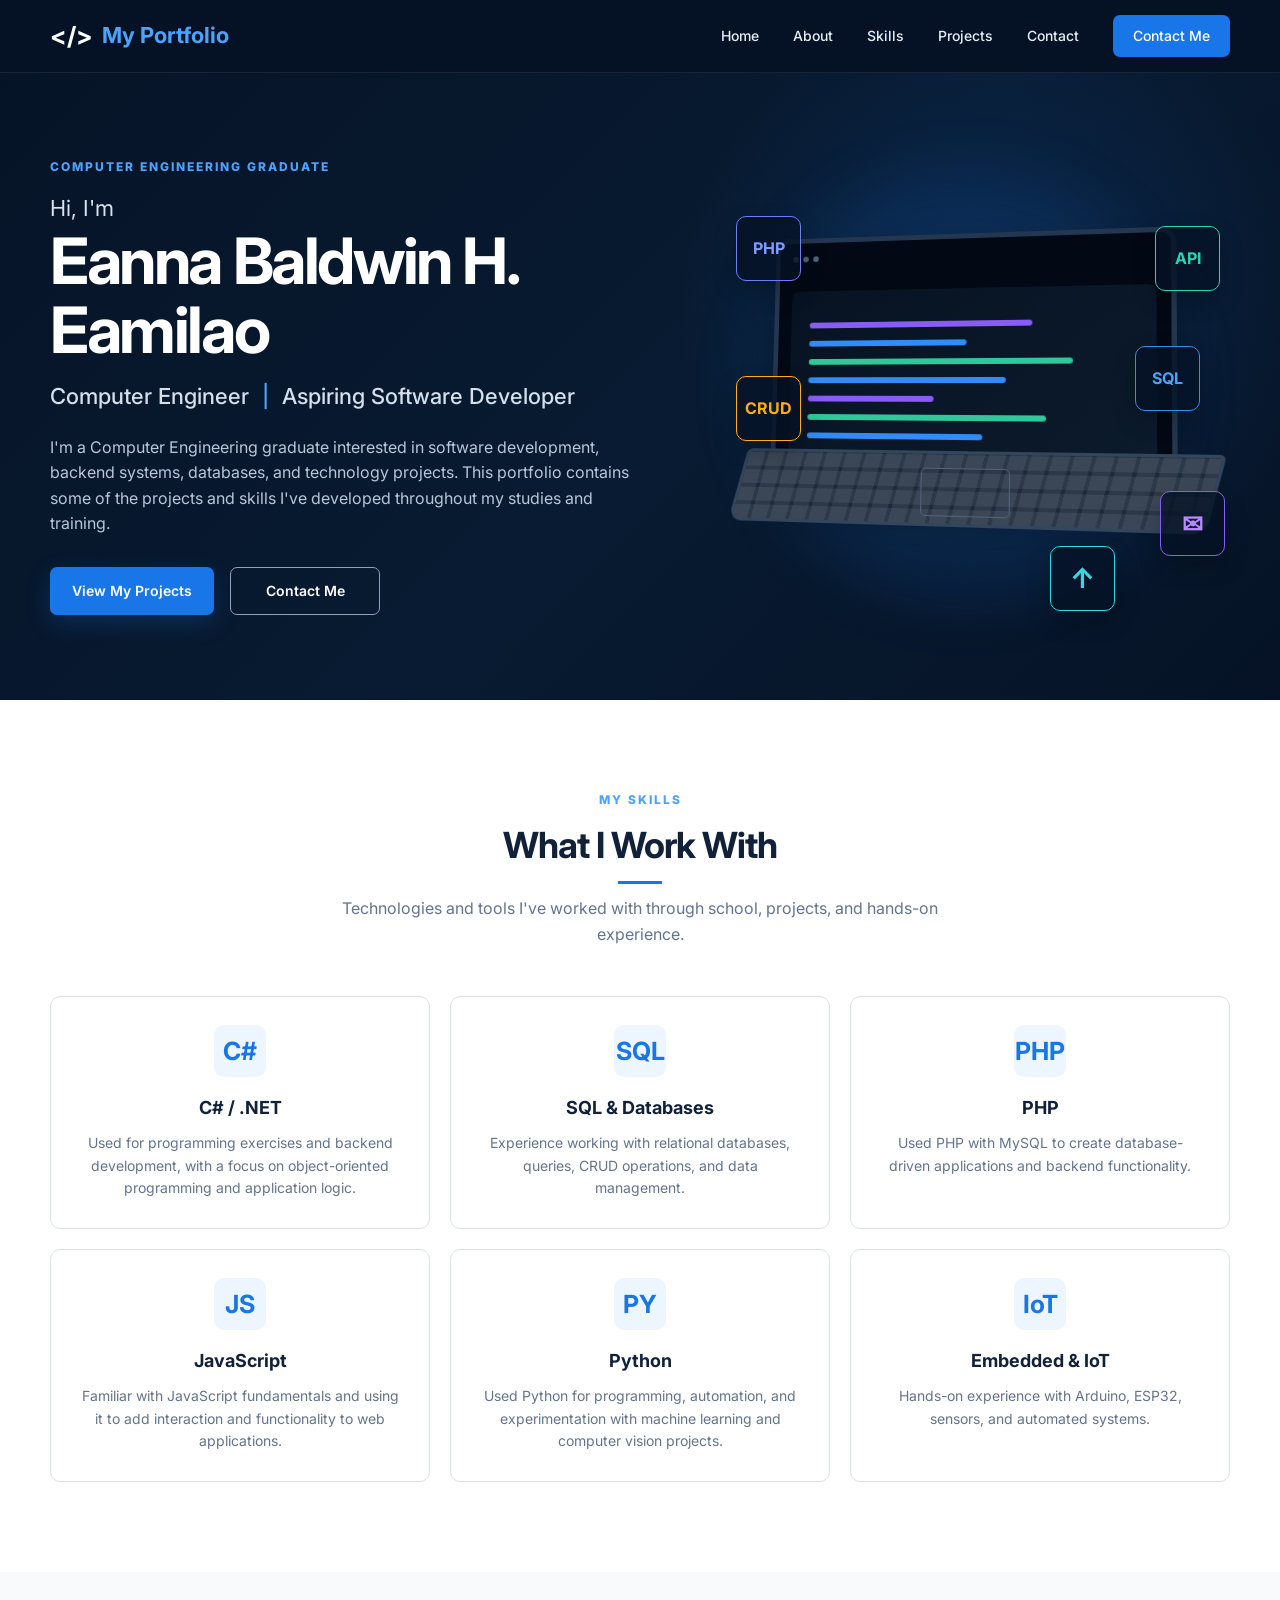
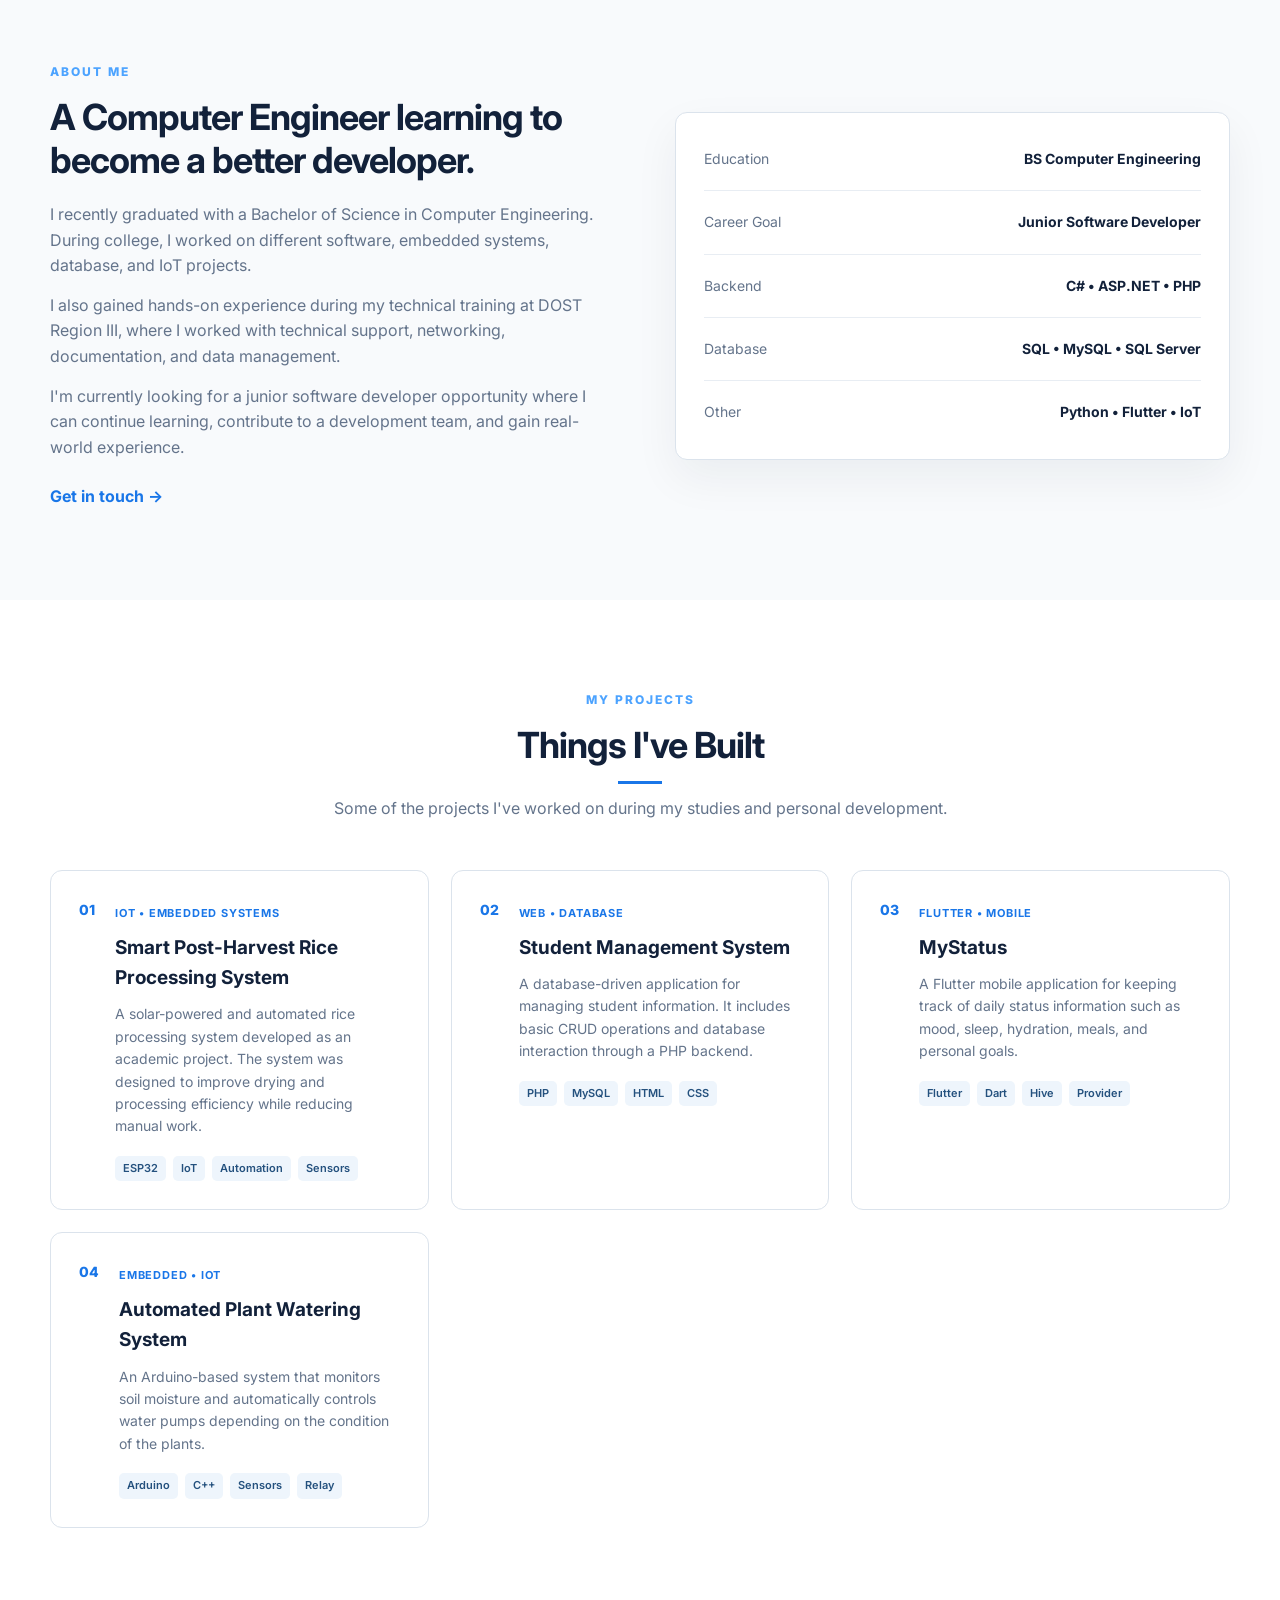
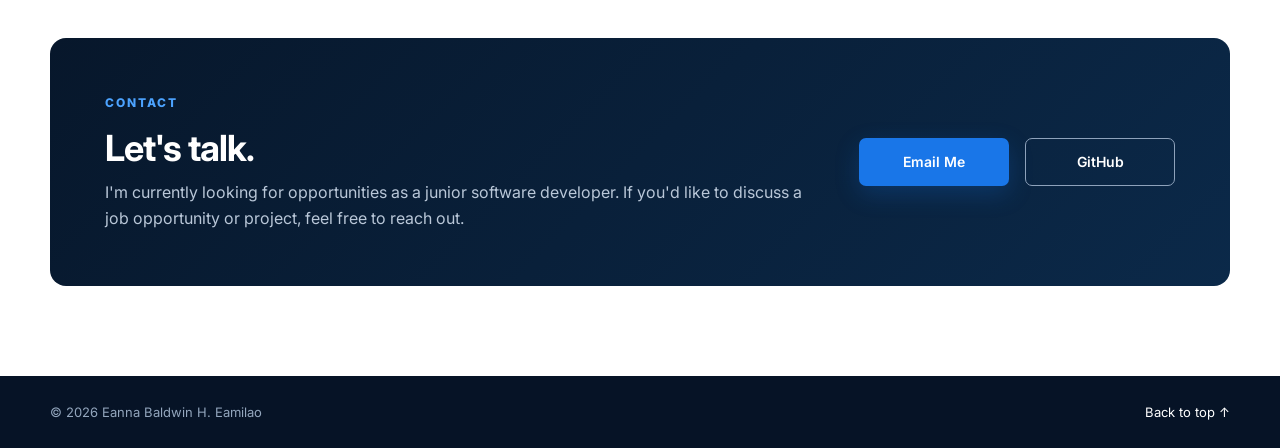
<file: eanna-portfolio/index.html>
<!DOCTYPE html>
<html lang="en">
<head>
    <meta charset="UTF-8">
    <meta name="viewport" content="width=device-width, initial-scale=1.0">

    <meta
        name="description"
        content="Eanna Baldwin H. Eamilao - Computer Engineering graduate and aspiring software developer."
    >

    <title>Eanna Baldwin H. Eamilao | Portfolio</title>

    <link rel="preconnect" href="https://fonts.googleapis.com">
    <link rel="preconnect" href="https://fonts.gstatic.com" crossorigin>

    <link
        href="https://fonts.googleapis.com/css2?family=Inter:wght@400;500;600;700;800&display=swap"
        rel="stylesheet"
    >

    <link rel="stylesheet" href="styles.css">
</head>

<body>

    <!-- Navigation -->
    <header class="navbar">
        <div class="container nav-inner">

            <a href="#home" class="logo">
                <span class="logo-code">&lt;/&gt;</span>
                <span>My <span>Portfolio</span></span>
            </a>

            <button
                class="menu-toggle"
                id="menuToggle"
                aria-label="Open navigation"
                aria-expanded="false"
            >
                <span></span>
                <span></span>
                <span></span>
            </button>

            <nav class="nav-links" id="navLinks">
                <a href="#home">Home</a>
                <a href="#about">About</a>
                <a href="#skills">Skills</a>
                <a href="#projects">Projects</a>
                <a href="#contact">Contact</a>

                <a href="#contact" class="nav-button">
                    Contact Me
                </a>
            </nav>

        </div>
    </header>


    <main>

        <!-- Hero -->
        <section class="hero" id="home">

            <div class="container hero-grid">

                <div class="hero-copy reveal">

                    <p class="eyebrow">
                        COMPUTER ENGINEERING GRADUATE
                    </p>

                    <p class="hello">
                        Hi, I'm
                    </p>

                    <h1>
                        Eanna Baldwin H. Eamilao
                    </h1>

                    <h2>
                        Computer Engineer
                        <span>|</span>
                        Aspiring Software Developer
                    </h2>

                    <p class="hero-text">
                        I'm a Computer Engineering graduate interested in
                        software development, backend systems, databases,
                        and technology projects. This portfolio contains
                        some of the projects and skills I've developed
                        throughout my studies and training.
                    </p>

                    <div class="hero-actions">

                        <a href="#projects" class="btn btn-primary">
                            View My Projects
                        </a>

                        <a href="#contact" class="btn btn-outline">
                            Contact Me
                        </a>

                    </div>

                </div>


                <!-- Laptop illustration -->
                <div class="hero-visual reveal">

                    <div class="glow"></div>

                    <div class="laptop">

                        <div class="screen">

                            <div class="browser-bar">
                                <i></i>
                                <i></i>
                                <i></i>
                            </div>

                            <div class="code-lines">

                                <span class="line purple w70"></span>
                                <span class="line blue w50"></span>
                                <span class="line green w82"></span>
                                <span class="line blue w62"></span>
                                <span class="line purple w40"></span>
                                <span class="line green w74"></span>
                                <span class="line blue w55"></span>
                                <span class="line green w88"></span>

                            </div>

                        </div>

                        <div class="keyboard"></div>
                        <div class="trackpad"></div>

                    </div>

                    <span class="tech-badge php">PHP</span>
                    <span class="tech-badge api">API</span>
                    <span class="tech-badge crud">CRUD</span>
                    <span class="tech-badge sql">SQL</span>
                    <span class="tech-badge mail">✉</span>
                    <span class="tech-badge cloud">↑</span>

                </div>

            </div>

        </section>


        <!-- Skills -->
        <section class="section features-section" id="skills">

            <div class="container">

                <div class="section-heading reveal">

                    <p class="section-kicker">
                        MY SKILLS
                    </p>

                    <h2>
                        What I Work With
                    </h2>

                    <span class="heading-line"></span>

                    <p>
                        Technologies and tools I've worked with through
                        school, projects, and hands-on experience.
                    </p>

                </div>


                <div class="feature-grid">

                    <article class="feature-card reveal">

                        <div class="feature-icon">
                            C#
                        </div>

                        <h3>
                            C# / .NET
                        </h3>

                        <p>
                            Used for programming exercises and backend
                            development, with a focus on object-oriented
                            programming and application logic.
                        </p>

                    </article>


                    <article class="feature-card reveal">

                        <div class="feature-icon">
                            SQL
                        </div>

                        <h3>
                            SQL & Databases
                        </h3>

                        <p>
                            Experience working with relational databases,
                            queries, CRUD operations, and data management.
                        </p>

                    </article>


                    <article class="feature-card reveal">

                        <div class="feature-icon">
                            PHP
                        </div>

                        <h3>
                            PHP
                        </h3>

                        <p>
                            Used PHP with MySQL to create database-driven
                            applications and backend functionality.
                        </p>

                    </article>


                    <article class="feature-card reveal">

                        <div class="feature-icon">
                            JS
                        </div>

                        <h3>
                            JavaScript
                        </h3>

                        <p>
                            Familiar with JavaScript fundamentals and
                            using it to add interaction and functionality
                            to web applications.
                        </p>

                    </article>


                    <article class="feature-card reveal">

                        <div class="feature-icon">
                            PY
                        </div>

                        <h3>
                            Python
                        </h3>

                        <p>
                            Used Python for programming, automation,
                            and experimentation with machine learning
                            and computer vision projects.
                        </p>

                    </article>


                    <article class="feature-card reveal">

                        <div class="feature-icon">
                            IoT
                        </div>

                        <h3>
                            Embedded & IoT
                        </h3>

                        <p>
                            Hands-on experience with Arduino, ESP32,
                            sensors, and automated systems.
                        </p>

                    </article>

                </div>

            </div>

        </section>


        <!-- About -->
        <section class="section about-section" id="about">

            <div class="container two-column">

                <div class="about-copy reveal">

                    <p class="section-kicker">
                        ABOUT ME
                    </p>

                    <h2>
                        A Computer Engineer learning to become a better developer.
                    </h2>

                    <p>
                        I recently graduated with a Bachelor of Science
                        in Computer Engineering. During college, I worked
                        on different software, embedded systems, database,
                        and IoT projects.
                    </p>

                    <p>
                        I also gained hands-on experience during my
                        technical training at DOST Region III, where I
                        worked with technical support, networking,
                        documentation, and data management.
                    </p>

                    <p>
                        I'm currently looking for a junior software
                        developer opportunity where I can continue learning,
                        contribute to a development team, and gain
                        real-world experience.
                    </p>

                    <a href="#contact" class="text-link">
                        Get in touch →
                    </a>

                </div>


                <div class="about-card reveal">

                    <div class="about-row">
                        <span>Education</span>
                        <strong>
                            BS Computer Engineering
                        </strong>
                    </div>

                    <div class="about-row">
                        <span>Career Goal</span>
                        <strong>
                            Junior Software Developer
                        </strong>
                    </div>

                    <div class="about-row">
                        <span>Backend</span>
                        <strong>
                            C# • ASP.NET • PHP
                        </strong>
                    </div>

                    <div class="about-row">
                        <span>Database</span>
                        <strong>
                            SQL • MySQL • SQL Server
                        </strong>
                    </div>

                    <div class="about-row">
                        <span>Other</span>
                        <strong>
                            Python • Flutter • IoT
                        </strong>
                    </div>

                </div>

            </div>

        </section>


        <!-- Projects -->
        <section class="section projects-section" id="projects">

            <div class="container">

                <div class="section-heading reveal">

                    <p class="section-kicker">
                        MY PROJECTS
                    </p>

                    <h2>
                        Things I've Built
                    </h2>

                    <span class="heading-line"></span>

                    <p>
                        Some of the projects I've worked on during
                        my studies and personal development.
                    </p>

                </div>


                <div class="project-grid">

                    <!-- Project 1 -->
                    <article class="project-card reveal">

                        <div class="project-number">
                            01
                        </div>

                        <div>

                            <span class="project-tag">
                                IoT • Embedded Systems
                            </span>

                            <h3>
                                Smart Post-Harvest Rice Processing System
                            </h3>

                            <p>
                                A solar-powered and automated rice
                                processing system developed as an
                                academic project. The system was designed
                                to improve drying and processing efficiency
                                while reducing manual work.
                            </p>

                            <div class="project-tech">

                                <span>ESP32</span>
                                <span>IoT</span>
                                <span>Automation</span>
                                <span>Sensors</span>

                            </div>

                        </div>

                    </article>


                    <!-- Project 2 -->
                    <article class="project-card reveal">

                        <div class="project-number">
                            02
                        </div>

                        <div>

                            <span class="project-tag">
                                Web • Database
                            </span>

                            <h3>
                                Student Management System
                            </h3>

                            <p>
                                A database-driven application for
                                managing student information. It includes
                                basic CRUD operations and database
                                interaction through a PHP backend.
                            </p>

                            <div class="project-tech">

                                <span>PHP</span>
                                <span>MySQL</span>
                                <span>HTML</span>
                                <span>CSS</span>

                            </div>

                        </div>

                    </article>


                    <!-- Project 3 -->
                    <article class="project-card reveal">

                        <div class="project-number">
                            03
                        </div>

                        <div>

                            <span class="project-tag">
                                Flutter • Mobile
                            </span>

                            <h3>
                                MyStatus
                            </h3>

                            <p>
                                A Flutter mobile application for keeping
                                track of daily status information such as
                                mood, sleep, hydration, meals, and personal
                                goals.
                            </p>

                            <div class="project-tech">

                                <span>Flutter</span>
                                <span>Dart</span>
                                <span>Hive</span>
                                <span>Provider</span>

                            </div>

                        </div>

                    </article>


                    <!-- Project 4 -->
                    <article class="project-card reveal">

                        <div class="project-number">
                            04
                        </div>

                        <div>

                            <span class="project-tag">
                                Embedded • IoT
                            </span>

                            <h3>
                                Automated Plant Watering System
                            </h3>

                            <p>
                                An Arduino-based system that monitors
                                soil moisture and automatically controls
                                water pumps depending on the condition
                                of the plants.
                            </p>

                            <div class="project-tech">

                                <span>Arduino</span>
                                <span>C++</span>
                                <span>Sensors</span>
                                <span>Relay</span>

                            </div>

                        </div>

                    </article>

                </div>

            </div>

        </section>


        <!-- Contact -->
        <section class="section contact-section" id="contact">

            <div class="container contact-box reveal">

                <div>

                    <p class="section-kicker">
                        CONTACT
                    </p>

                    <h2>
                        Let's talk.
                    </h2>

                    <p>
                        I'm currently looking for opportunities as a
                        junior software developer. If you'd like to
                        discuss a job opportunity or project, feel free
                        to reach out.
                    </p>

                </div>


                <div class="contact-actions">

                    <a
                        class="btn btn-primary"
                        href="mailto:baldwineamilao@gmail.com"
                    >
                        Email Me
                    </a>

                    <a
                        class="btn btn-outline"
                        href="https://github.com/"
                        target="_blank"
                        rel="noopener"
                    >
                        GitHub
                    </a>

                </div>

            </div>

        </section>

    </main>


    <!-- Footer -->
    <footer>

        <div class="container footer-inner">

            <p>
                © <span id="year"></span>
                Eanna Baldwin H. Eamilao
            </p>

            <a href="#home">
                Back to top ↑
            </a>

        </div>

    </footer>


    <script src="script.js"></script>

</body>
</html>
</file>
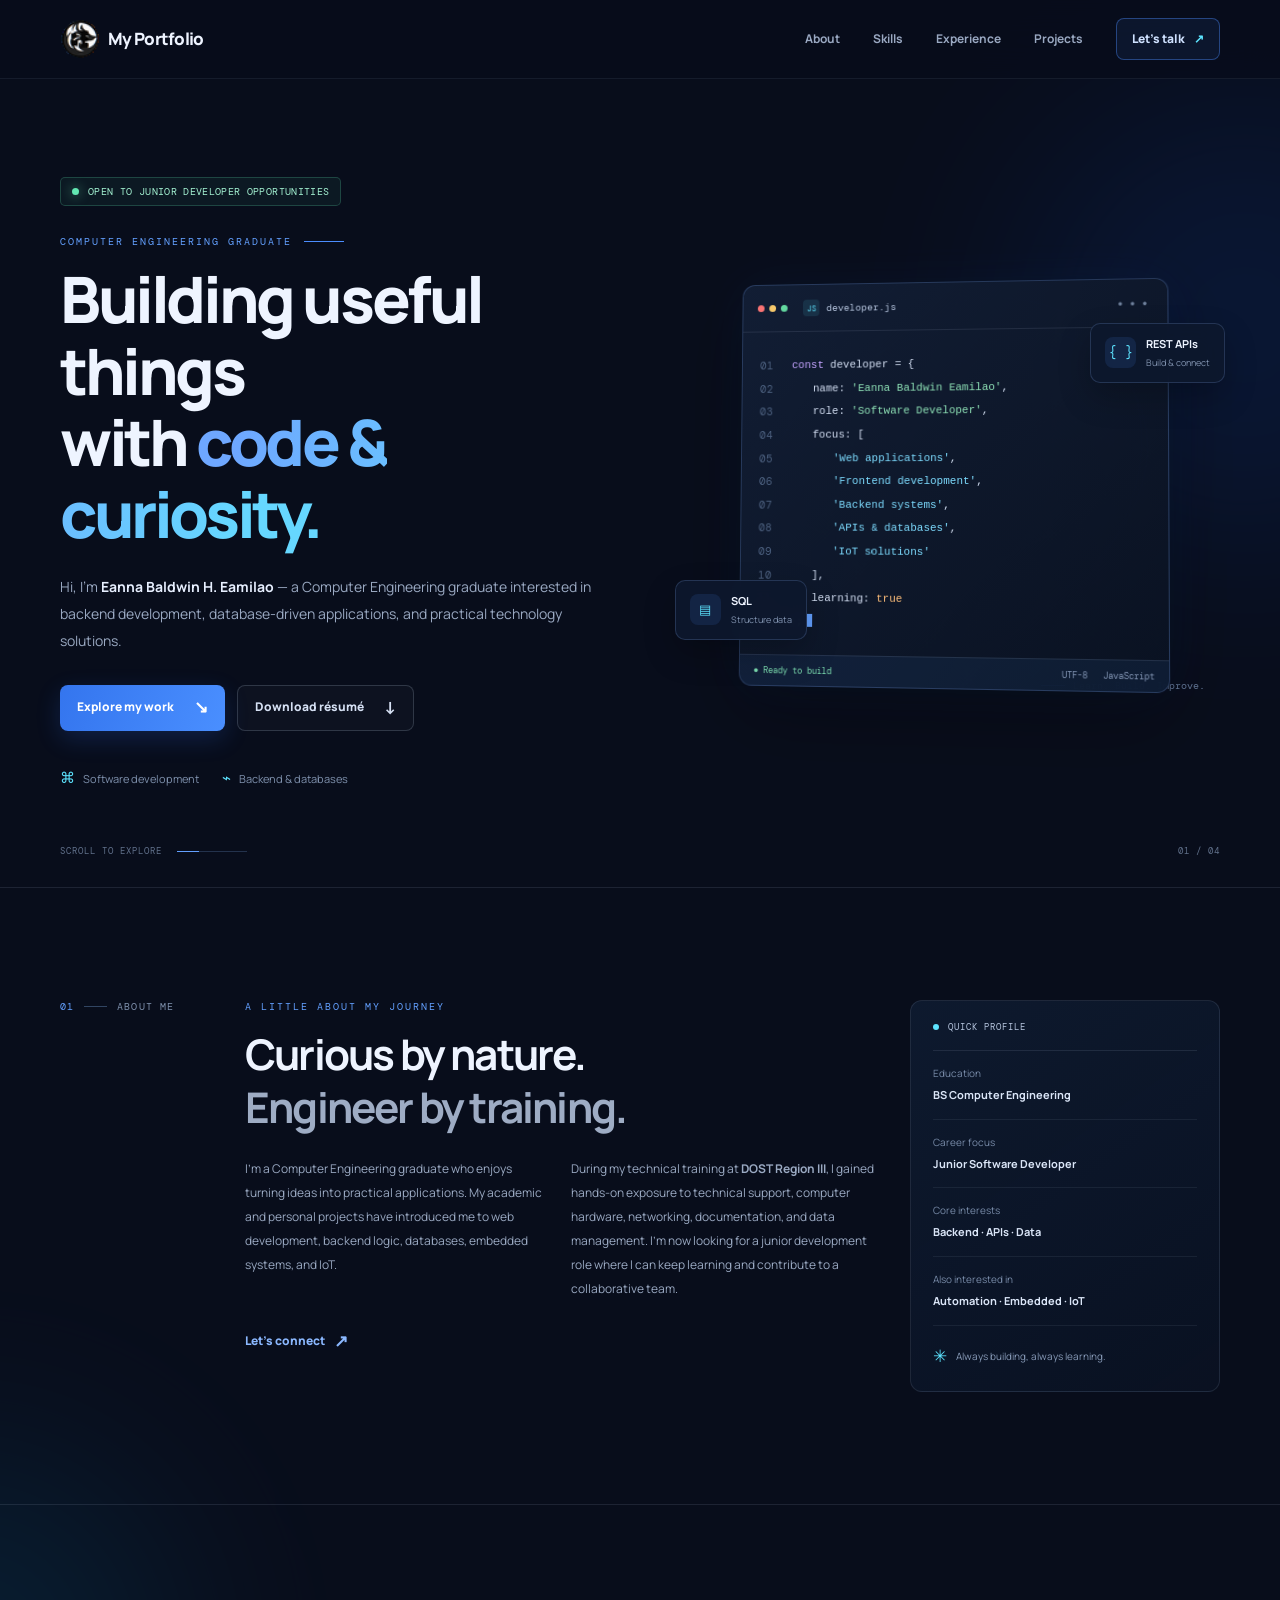
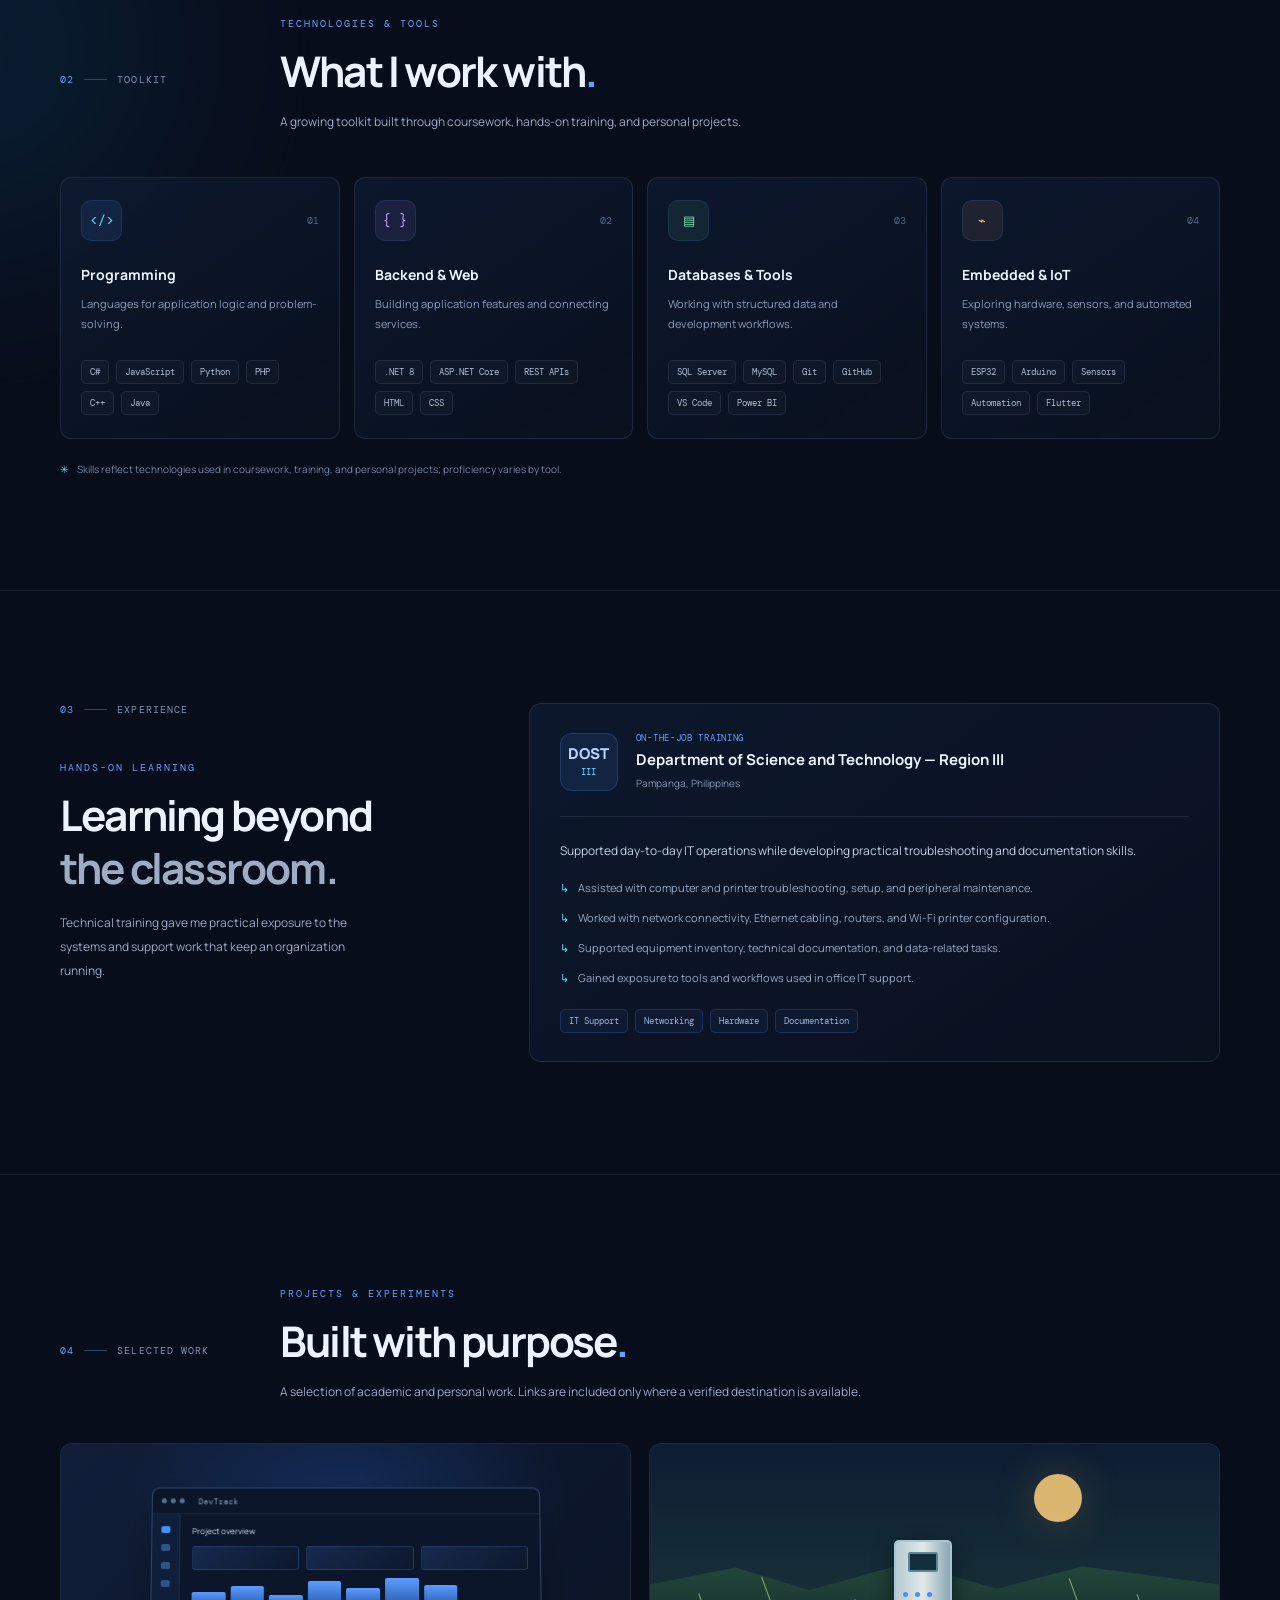
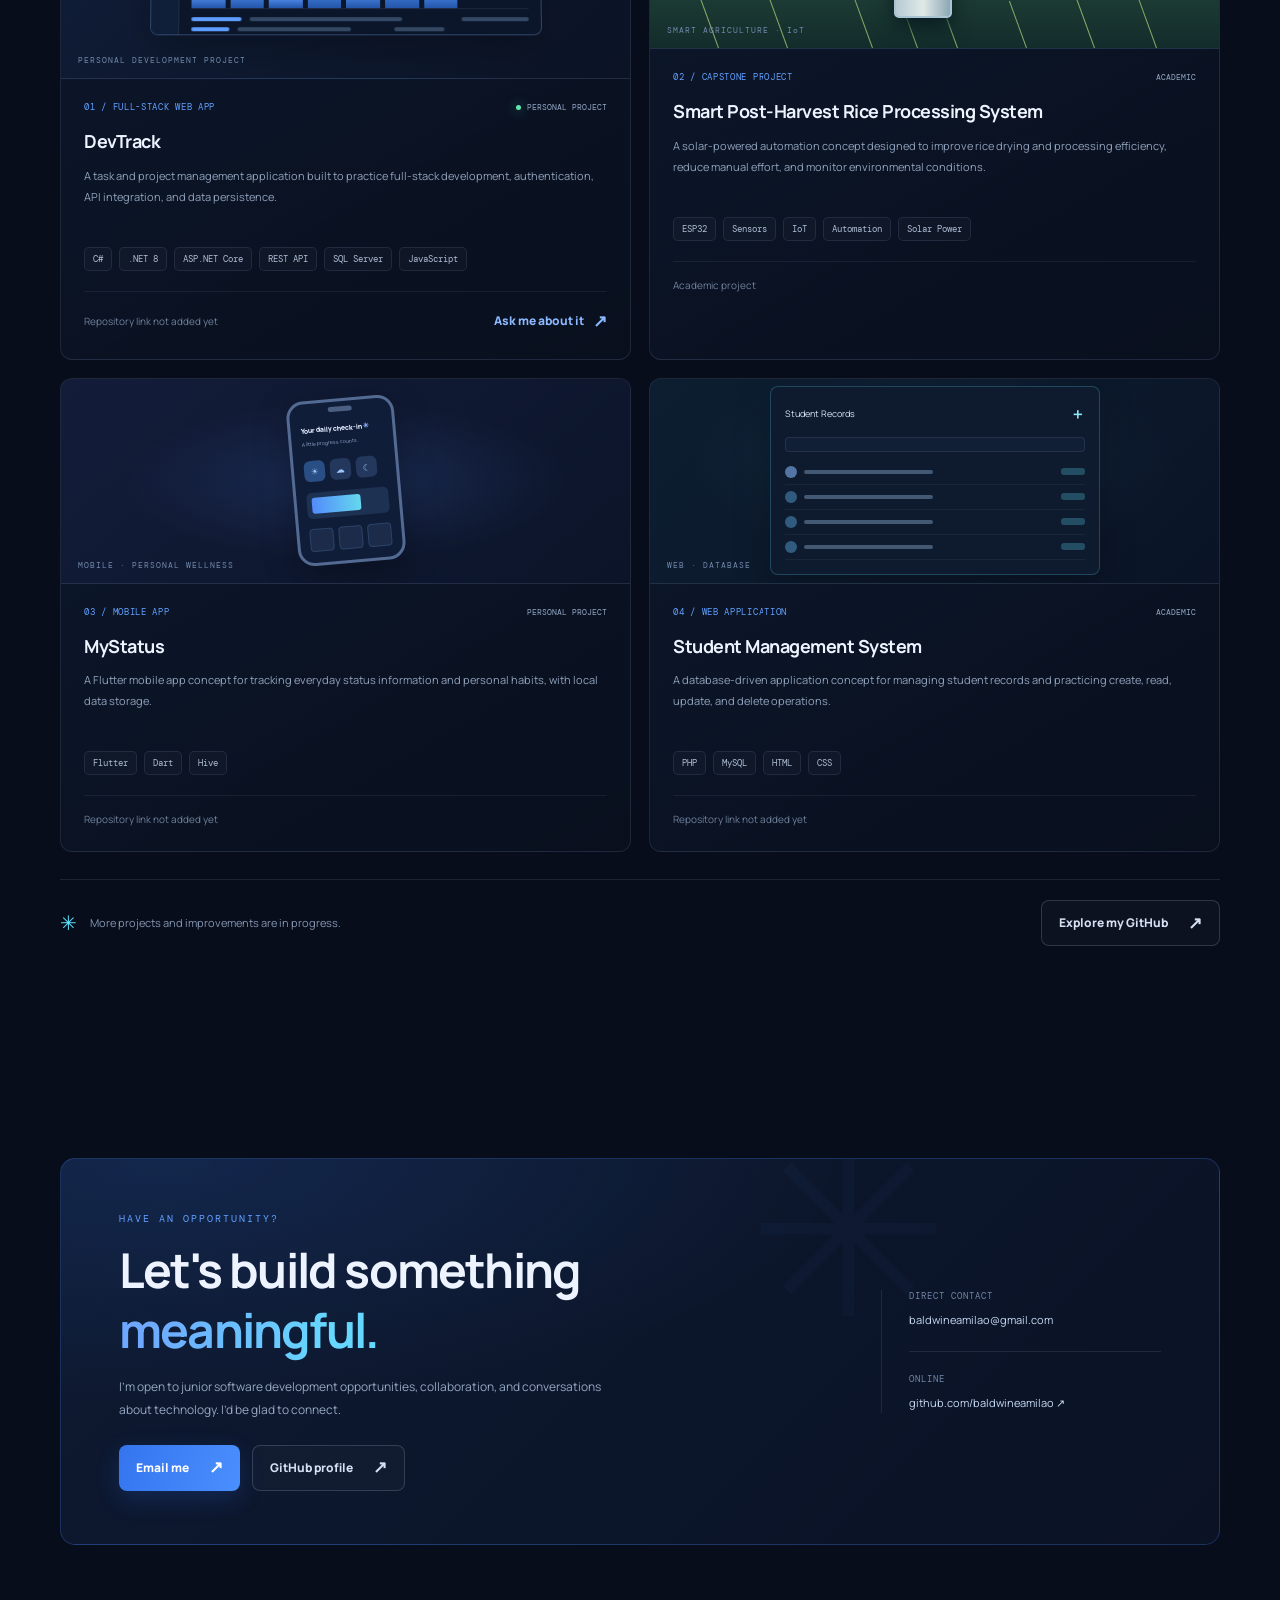
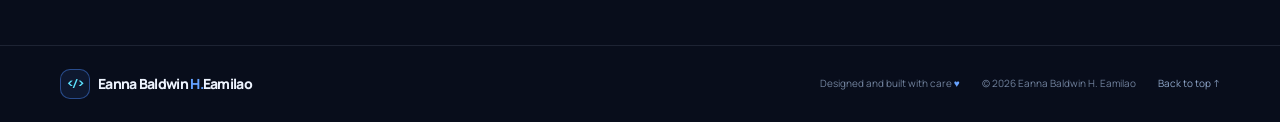
<file: portfolio-webpage-redesign/index.html>
<!DOCTYPE html>
<html lang="en">
<head>
  <meta charset="UTF-8">
  <meta name="viewport" content="width=device-width, initial-scale=1.0">
  <meta name="theme-color" content="#080d1b">
  <meta name="description" content="Eanna Baldwin H. Eamilao — Computer Engineering graduate focused on software development, backend systems, databases, and IoT.">
  <title>Eanna Baldwin H. Eamilao | Developer Portfolio</title>

  <!-- Browser Tab Icon -->
  <link rel="icon" type="image/gif" href="./icon.gif">

  <!-- Custom GIF Favicons -->
  <link rel="icon" type="image/gif" href="./icon.gif">

  <link rel="preconnect" href="https://fonts.googleapis.com">
  <link rel="preconnect" href="https://fonts.gstatic.com" crossorigin>

  <link href="https://fonts.googleapis.com/css2?family=DM+Mono:wght@400;500&family=Manrope:wght@400;500;600;700;800&display=swap" rel="stylesheet">
  
  <link rel="stylesheet" href="styles.css">
  <script src="script.js" defer></script>
</head>
<body>
  <a class="skip-link" href="#main">Skip to content</a>
  <div class="page-glow page-glow-one" aria-hidden="true"></div>
  <div class="page-glow page-glow-two" aria-hidden="true"></div>

  <header class="site-header" id="top">
    <div class="container nav-wrap">
      <a class="brand" href="#home" aria-label="Eanna Eamilao home">
        <img src="./icon.gif" alt="" class="brand-gif">
        <span>My<span class="brand-dot"> </span>Portfolio</span>
      </a>
      <button class="menu-toggle" id="menuToggle" aria-label="Open navigation" aria-controls="navLinks" aria-expanded="false">
        <span></span><span></span><span></span>
      </button>
      <nav class="nav-links" id="navLinks" aria-label="Main navigation">
        <a href="#about">About</a>
        <a href="#skills">Skills</a>
        <a href="#experience">Experience</a>
        <a href="#projects">Projects</a>
        <a class="nav-contact" href="#contact">Let's talk <span aria-hidden="true">↗</span></a>
      </nav>
    </div>
  </header>

  <main id="main">
    <section class="hero section-shell" id="home">
      <div class="container hero-grid">
        <div class="hero-copy reveal">
          <div class="availability"><span class="status-dot"></span> OPEN TO JUNIOR DEVELOPER OPPORTUNITIES</div>
          <p class="eyebrow">COMPUTER ENGINEERING GRADUATE <span class="eyebrow-line"></span></p>
          <h1>Building useful things<br>with <span class="gradient-text">code & curiosity.</span></h1>
          <p class="hero-intro">Hi, I'm <strong>Eanna Baldwin H. Eamilao</strong> — a Computer Engineering graduate interested in backend development, database-driven applications, and practical technology solutions.</p>
          <div class="hero-actions">
            <a class="button button-primary" href="#projects">Explore my work <span aria-hidden="true">↘</span></a>
            <a class="button button-secondary" href="resume.pdf" download>Download résumé <span aria-hidden="true">↓</span></a>
          </div>
          <div class="hero-meta">
            <span><span class="meta-icon">⌘</span> Software development</span>
            <span><span class="meta-icon">⌁</span> Backend & databases</span>
          </div>
        </div>

        <div class="hero-art reveal" aria-label="Decorative code editor illustration">
          <div class="orbit orbit-a"></div><div class="orbit orbit-b"></div>
          <div class="editor-card">
            <div class="editor-topbar">
              <div class="window-dots"><i></i><i></i><i></i></div>
              <span class="editor-filename"><span class="file-icon">JS</span> developer.js</span>
              <span class="editor-menu">•••</span>
            </div>
            <div class="editor-content" aria-hidden="true">
              <div class="code-row"><span class="line-no">01</span><code><span class="code-purple">const</span> developer = {</code></div>
              <div class="code-row indent"><span class="line-no">02</span><code>name: <span class="code-green">'Eanna Baldwin Eamilao'</span>,</code></div>
              <div class="code-row indent"><span class="line-no">03</span><code>role: <span class="code-green">'Software Developer'</span>,</code></div>
              <div class="code-row indent"><span class="line-no">04</span><code>focus: [</code></div>
              <div class="code-row indent2"><span class="line-no">05</span><code><span class="code-blue">'Web applications'</span>,</code></div>
              <div class="code-row indent2"><span class="line-no">06</span><code><span class="code-blue">'Frontend development'</span>,</code></div>
              <div class="code-row indent2"><span class="line-no">07</span><code><span class="code-blue">'Backend systems'</span>,</code></div>
              <div class="code-row indent2"><span class="line-no">08</span><code><span class="code-blue">'APIs & databases'</span>,</code></div>
              <div class="code-row indent2"><span class="line-no">09</span><code><span class="code-blue">'IoT solutions'</span></code></div>
              <div class="code-row indent"><span class="line-no">10</span><code>],</code></div>
              <div class="code-row indent"><span class="line-no">11</span><code>learning: <span class="code-orange">true</span></code></div>
              <div class="code-row"><span class="line-no">10</span><code>};<span class="cursor-block"></span></code></div>
            </div>
            <div class="editor-status"><span>● Ready to build</span><span>UTF-8&nbsp;&nbsp; JavaScript</span></div>
          </div>
          <div class="floating-chip chip-api"><span class="chip-symbol">{ }</span><span><b>REST APIs</b><small>Build & connect</small></span></div>
          <div class="floating-chip chip-db"><span class="chip-symbol">▤</span><span><b>SQL</b><small>Structure data</small></span></div>
          <div class="hero-art-caption"><span class="caption-dash"></span> Learn. Build. Improve.</div>
        </div>
      </div>
      <div class="container hero-bottom"><span>SCROLL TO EXPLORE</span><span class="scroll-track"><i></i></span><span>01 / 04</span></div>
    </section>

    <section class="section section-border" id="about">
      <div class="container about-grid">
        <div class="section-label reveal"><span>01</span><span class="label-rule"></span><span>ABOUT ME</span></div>
        <div class="about-main reveal">
          <p class="section-overline">A LITTLE ABOUT MY JOURNEY</p>
          <h2>Curious by nature.<br><span class="muted-heading">Engineer by training.</span></h2>
          <div class="about-text-grid">
            <p>I’m a Computer Engineering graduate who enjoys turning ideas into practical applications. My academic and personal projects have introduced me to web development, backend logic, databases, embedded systems, and IoT.</p>
            <p>During my technical training at <strong>DOST Region III</strong>, I gained hands-on exposure to technical support, computer hardware, networking, documentation, and data management. I’m now looking for a junior development role where I can keep learning and contribute to a collaborative team.</p>
          </div>
          <a class="inline-link" href="#contact">Let’s connect <span aria-hidden="true">↗</span></a>
        </div>
        <aside class="profile-panel reveal">
          <div class="profile-panel-head"><span class="panel-dot"></span> QUICK PROFILE</div>
          <div class="profile-item"><span>Education</span><strong>BS Computer Engineering</strong></div>
          <div class="profile-item"><span>Career focus</span><strong>Junior Software Developer</strong></div>
          <div class="profile-item"><span>Core interests</span><strong>Backend · APIs · Data</strong></div>
          <div class="profile-item"><span>Also interested in</span><strong>Automation · Embedded · IoT</strong></div>
          <div class="profile-footer"><span class="tiny-cross">✳</span> Always building, always learning.</div>
        </aside>
      </div>
    </section>

    <section class="section section-border" id="skills">
      <div class="container">
        <div class="section-heading reveal">
          <div class="section-label"><span>02</span><span class="label-rule"></span><span>TOOLKIT</span></div>
          <div><p class="section-overline">TECHNOLOGIES & TOOLS</p><h2>What I work with<span class="blue-period">.</span></h2><p class="section-description">A growing toolkit built through coursework, hands-on training, and personal projects.</p></div>
        </div>
        <div class="skills-grid">
          <article class="skill-card reveal"><div class="skill-card-top"><span class="skill-icon icon-code">&lt;/&gt;</span><span class="skill-index">01</span></div><h3>Programming</h3><p>Languages for application logic and problem-solving.</p><div class="tag-list"><span>C#</span><span>JavaScript</span><span>Python</span><span>PHP</span><span>C++</span><span>Java</span></div></article>
          <article class="skill-card reveal"><div class="skill-card-top"><span class="skill-icon icon-api">{ }</span><span class="skill-index">02</span></div><h3>Backend & Web</h3><p>Building application features and connecting services.</p><div class="tag-list"><span>.NET 8</span><span>ASP.NET Core</span><span>REST APIs</span><span>HTML</span><span>CSS</span></div></article>
          <article class="skill-card reveal"><div class="skill-card-top"><span class="skill-icon icon-data">▤</span><span class="skill-index">03</span></div><h3>Databases & Tools</h3><p>Working with structured data and development workflows.</p><div class="tag-list"><span>SQL Server</span><span>MySQL</span><span>Git</span><span>GitHub</span><span>VS Code</span><span>Power BI</span></div></article>
          <article class="skill-card reveal"><div class="skill-card-top"><span class="skill-icon icon-iot">⌁</span><span class="skill-index">04</span></div><h3>Embedded & IoT</h3><p>Exploring hardware, sensors, and automated systems.</p><div class="tag-list"><span>ESP32</span><span>Arduino</span><span>Sensors</span><span>Automation</span><span>Flutter</span></div></article>
        </div>
        <p class="skills-note reveal"><span class="note-star">✳</span> Skills reflect technologies used in coursework, training, and personal projects; proficiency varies by tool.</p>
      </div>
    </section>

    <section class="section section-border" id="experience">
      <div class="container experience-grid">
        <div class="experience-intro reveal"><div class="section-label"><span>03</span><span class="label-rule"></span><span>EXPERIENCE</span></div><p class="section-overline">HANDS-ON LEARNING</p><h2>Learning beyond<br><span class="muted-heading">the classroom.</span></h2><p class="section-description">Technical training gave me practical exposure to the systems and support work that keep an organization running.</p></div>
        <article class="experience-card reveal">
          <div class="experience-top"><div class="experience-mark">DOST<span>III</span></div><div><p class="experience-type">ON-THE-JOB TRAINING</p><h3>Department of Science and Technology — Region III</h3><p class="experience-location">Pampanga, Philippines</p></div></div>
          <div class="experience-divider"></div>
          <p class="experience-summary">Supported day-to-day IT operations while developing practical troubleshooting and documentation skills.</p>
          <ul class="experience-list"><li>Assisted with computer and printer troubleshooting, setup, and peripheral maintenance.</li><li>Worked with network connectivity, Ethernet cabling, routers, and Wi-Fi printer configuration.</li><li>Supported equipment inventory, technical documentation, and data-related tasks.</li><li>Gained exposure to tools and workflows used in office IT support.</li></ul>
          <div class="experience-tags"><span>IT Support</span><span>Networking</span><span>Hardware</span><span>Documentation</span></div>
        </article>
      </div>
    </section>

    <section class="section section-border projects-section" id="projects">
      <div class="container">
        <div class="section-heading projects-heading reveal">
          <div class="section-label"><span>04</span><span class="label-rule"></span><span>SELECTED WORK</span></div>
          <div><p class="section-overline">PROJECTS & EXPERIMENTS</p><h2>Built with purpose<span class="blue-period">.</span></h2><p class="section-description">A selection of academic and personal work. Links are included only where a verified destination is available.</p></div>
        </div>
        <div class="projects-grid">
          <article class="project-card project-featured reveal">
            <div class="project-visual visual-devtrack"><div class="mock-window"><div class="mock-top"><span></span><span></span><span></span><b>DevTrack</b></div><div class="mock-app"><div class="mock-sidebar"><i></i><i></i><i></i><i></i></div><div class="mock-dashboard"><div class="mock-title">Project overview</div><div class="mock-stats"><i></i><i></i><i></i></div><div class="mock-chart"><span></span><span></span><span></span><span></span><span></span><span></span><span></span></div><div class="mock-task"><i></i><i></i><i></i></div><div class="mock-task short"><i></i><i></i><i></i></div></div></div></div><span class="visual-caption">PERSONAL DEVELOPMENT PROJECT</span></div>
            <div class="project-body"><div class="project-meta"><span class="project-type">01 / FULL-STACK WEB APP</span><span class="project-status"><i></i> PERSONAL PROJECT</span></div><h3>DevTrack</h3><p>A task and project management application built to practice full-stack development, authentication, API integration, and data persistence.</p><div class="tag-list project-tags"><span>C#</span><span>.NET 8</span><span>ASP.NET Core</span><span>REST API</span><span>SQL Server</span><span>JavaScript</span></div><div class="project-links"><span class="link-muted">Repository link not added yet</span><a class="inline-link" href="#contact">Ask me about it <span aria-hidden="true">↗</span></a></div></div>
          </article>
          <article class="project-card reveal">
            <div class="project-visual visual-rice"><div class="rice-sun"></div><div class="rice-field"><i></i><i></i><i></i><i></i><i></i><i></i><i></i><i></i></div><div class="rice-device"><span></span><i></i><i></i><i></i></div><span class="visual-caption">SMART AGRICULTURE · IoT</span></div>
            <div class="project-body"><div class="project-meta"><span class="project-type">02 / CAPSTONE PROJECT</span><span class="project-status">ACADEMIC</span></div><h3>Smart Post-Harvest Rice Processing System</h3><p>A solar-powered automation concept designed to improve rice drying and processing efficiency, reduce manual effort, and monitor environmental conditions.</p><div class="tag-list project-tags"><span>ESP32</span><span>Sensors</span><span>IoT</span><span>Automation</span><span>Solar Power</span></div><div class="project-links"><span class="link-muted">Academic project</span></div></div>
          </article>
          <article class="project-card reveal">
            <div class="project-visual visual-mystatus"><div class="phone-mock"><div class="phone-notch"></div><div class="phone-greeting">Your daily check-in <span>✳</span></div><div class="phone-date">A little progress counts.</div><div class="phone-mood"><i>☀</i><i>☁</i><i>☾</i></div><div class="phone-progress"><span></span></div><div class="phone-row"><i></i><i></i><i></i></div></div><span class="visual-caption">MOBILE · PERSONAL WELLNESS</span></div>
            <div class="project-body"><div class="project-meta"><span class="project-type">03 / MOBILE APP</span><span class="project-status">PERSONAL PROJECT</span></div><h3>MyStatus</h3><p>A Flutter mobile app concept for tracking everyday status information and personal habits, with local data storage.</p><div class="tag-list project-tags"><span>Flutter</span><span>Dart</span><span>Hive</span></div><div class="project-links"><span class="link-muted">Repository link not added yet</span></div></div>
          </article>
          <article class="project-card reveal">
            <div class="project-visual visual-student"><div class="student-window"><div class="student-head"><span>Student Records</span><b>＋</b></div><div class="student-search"></div><div class="student-record"><i></i><span></span><b></b></div><div class="student-record"><i></i><span></span><b></b></div><div class="student-record"><i></i><span></span><b></b></div><div class="student-record"><i></i><span></span><b></b></div></div><span class="visual-caption">WEB · DATABASE</span></div>
            <div class="project-body"><div class="project-meta"><span class="project-type">04 / WEB APPLICATION</span><span class="project-status">ACADEMIC</span></div><h3>Student Management System</h3><p>A database-driven application concept for managing student records and practicing create, read, update, and delete operations.</p><div class="tag-list project-tags"><span>PHP</span><span>MySQL</span><span>HTML</span><span>CSS</span></div><div class="project-links"><span class="link-muted">Repository link not added yet</span></div></div>
          </article>
        </div>
        <div class="projects-footer reveal"><span class="footer-star">✳</span><p>More projects and improvements are in progress.</p><a class="button button-secondary" href="https://github.com/baldwineamilao" target="_blank" rel="noopener noreferrer">Explore my GitHub <span aria-hidden="true">↗</span></a></div>
      </div>
    </section>

    <section class="section contact-section" id="contact">
      <div class="container contact-panel reveal"><div class="contact-decoration" aria-hidden="true">✳</div><div class="contact-content"><p class="section-overline">HAVE AN OPPORTUNITY?</p><h2>Let's build something<br><span class="gradient-text">meaningful.</span></h2><p>I’m open to junior software development opportunities, collaboration, and conversations about technology. I’d be glad to connect.</p><div class="contact-actions"><a class="button button-primary" href="mailto:baldwineamilao@gmail.com">Email me <span aria-hidden="true">↗</span></a><a class="button button-secondary" href="https://github.com/baldwineamilao" target="_blank" rel="noopener noreferrer">GitHub profile <span aria-hidden="true">↗</span></a></div></div><div class="contact-side"><span class="contact-side-label">DIRECT CONTACT</span><a href="mailto:baldwineamilao@gmail.com">baldwineamilao@gmail.com</a><span class="contact-side-rule"></span><span class="contact-side-label">ONLINE</span><a href="https://github.com/baldwineamilao" target="_blank" rel="noopener noreferrer">github.com/baldwineamilao ↗</a></div></div>
    </section>
  </main>

  <footer class="site-footer"><div class="container footer-inner"><a class="brand footer-brand" href="#top"><span class="brand-mark">&lt;/&gt;</span><span>Eanna Baldwin<span class="brand-dot"> H.</span>Eamilao</span></a><p>Designed and built with care <span class="footer-heart">♥</span></p><p>© <span id="year"></span> Eanna Baldwin H. Eamilao</p><a class="back-top" href="#top">Back to top ↑</a></div></footer>
</body>
</html>
</file>
<file: eanna-portfolio/styles.css>
*{margin:0;padding:0;box-sizing:border-box}:root{--navy:#061326;--blue:#1976e8;--blue2:#4ca3ff;--text:#12213a;--muted:#64748b;--border:#dbe3ec;--white:#fff;--section:#f8fafc}html{scroll-behavior:smooth}body{font-family:Inter,Arial,sans-serif;color:var(--text);line-height:1.6}a{text-decoration:none;color:inherit}.container{width:min(1180px,calc(100% - 40px));margin:auto}.navbar{position:fixed;z-index:1000;top:0;width:100%;background:rgba(6,19,38,.94);backdrop-filter:blur(12px);border-bottom:1px solid rgba(255,255,255,.08)}.nav-inner{height:72px;display:flex;align-items:center;justify-content:space-between}.logo{display:flex;align-items:center;gap:9px;color:#fff;font-size:22px;font-weight:700}.logo span:last-child{color:var(--blue2)}.logo-code{color:#fff!important;font-size:25px}.nav-links{display:flex;align-items:center;gap:34px;color:#e8eef7;font-size:14px;font-weight:500}.nav-links a:hover{color:var(--blue2)}.nav-button{padding:10px 20px;border-radius:7px;background:var(--blue);color:#fff!important}.menu-toggle{display:none;border:0;background:none;cursor:pointer}.menu-toggle span{display:block;width:25px;height:2px;margin:5px;background:#fff}.hero{min-height:700px;padding-top:72px;display:flex;align-items:center;color:#fff;overflow:hidden;background:radial-gradient(circle at 78% 45%,rgba(25,118,232,.16),transparent 30%),linear-gradient(135deg,#061326,#081b32 55%,#061326)}.hero-grid{min-height:628px;display:grid;grid-template-columns:1.08fr .92fr;gap:30px;align-items:center}.eyebrow,.section-kicker{color:var(--blue2);font-size:12px;font-weight:800;letter-spacing:2px;margin-bottom:15px}.hello{font-size:22px;color:#d9e3f0}.hero h1{font-size:clamp(40px,5vw,65px);line-height:1.08;letter-spacing:-2.4px}.hero h2{margin-top:15px;font-size:22px;font-weight:500;color:#d6dfeb}.hero h2 span{color:var(--blue2);margin:0 7px}.hero-text{max-width:600px;margin:20px 0 30px;color:#b9c7d8;font-size:16px}.hero-actions,.contact-actions{display:flex;gap:16px}.btn{display:inline-flex;justify-content:center;align-items:center;min-width:150px;padding:12px 22px;border-radius:7px;font-weight:600;font-size:14px;transition:.2s}.btn-primary{background:var(--blue);color:#fff;box-shadow:0 8px 25px rgba(25,118,232,.22)}.btn-primary:hover{transform:translateY(-2px);background:#1269d1}.btn-outline{border:1px solid #8ea2bb;color:#fff}.btn-outline:hover{transform:translateY(-2px);border-color:#fff}.hero-visual{min-height:470px;position:relative;display:flex;justify-content:center;align-items:center}.glow{position:absolute;width:430px;height:430px;border-radius:50%;background:rgba(25,118,232,.1);filter:blur(30px)}.laptop{position:relative;width:480px;height:310px;transform:perspective(800px) rotateY(-10deg) rotateX(4deg);z-index:2}.screen{position:absolute;left:35px;right:35px;top:0;height:255px;padding:14px;border:5px solid #243750;border-radius:15px 15px 5px 5px;background:#020914;box-shadow:0 25px 50px rgba(0,0,0,.4)}.browser-bar{height:15px;display:flex;gap:5px}.browser-bar i{width:6px;height:6px;border-radius:50%;background:#52657d}.code-lines{margin-top:22px;padding:20px;border-radius:8px;background:linear-gradient(145deg,#071322,#0c1b2d)}.line{display:block;height:6px;margin:13px 0;border-radius:5px}.purple{background:#8a5cf6}.blue{background:#318cf7}.green{background:#2ec89b}.w40{width:40%}.w50{width:50%}.w55{width:55%}.w62{width:62%}.w70{width:70%}.w74{width:74%}.w82{width:82%}.w88{width:88%}.keyboard{position:absolute;left:0;right:0;bottom:15px;height:75px;transform:skewX(-15deg);border-radius:6px 6px 14px 14px;background:repeating-linear-gradient(90deg,rgba(255,255,255,.07) 0 17px,transparent 17px 21px),repeating-linear-gradient(0deg,rgba(255,255,255,.07) 0 14px,transparent 14px 18px),#1c2a3b;border:3px solid #32465e}.trackpad{position:absolute;bottom:25px;left:195px;width:90px;height:48px;border:1px solid #52657d;border-radius:5px;z-index:3}.tech-badge{position:absolute;z-index:5;min-width:65px;height:65px;display:grid;place-items:center;padding:8px;border:1px solid;border-radius:10px;background:rgba(6,19,38,.78);font-weight:700;box-shadow:0 10px 25px rgba(0,0,0,.2)}.php{top:65px;left:35px;color:#7f9cff;border-color:#6d7ff2}.api{top:75px;right:10px;color:#29d6b1;border-color:#29d6b1}.crud{top:225px;left:35px;color:#ffae16;border-color:#ffae16}.sql{right:30px;top:195px;color:#4ca3ff;border-color:#318cf7}.mail{right:5px;bottom:65px;color:#b78bff;border-color:#8a5cf6;font-size:25px}.cloud{right:115px;bottom:10px;color:#32d8e4;border-color:#32d8e4;font-size:28px}.section{padding:90px 0}.features-section{background:#fff}.section-heading{text-align:center;max-width:680px;margin:0 auto 48px}.section-heading h2,.about-copy h2,.contact-box h2{font-size:36px;line-height:1.2;letter-spacing:-1px}.section-heading>p:last-child{margin-top:12px;color:var(--muted)}.heading-line{display:block;width:44px;height:3px;margin:14px auto 0;background:var(--blue)}.feature-grid{display:grid;grid-template-columns:repeat(3,1fr);gap:20px}.feature-card{min-height:230px;padding:28px;text-align:center;border:1px solid var(--border);border-radius:10px;background:#fff;transition:.25s}.feature-card:hover{transform:translateY(-6px);border-color:#a9c8ed;box-shadow:0 16px 35px rgba(15,43,76,.09)}.feature-icon{width:52px;height:52px;margin:0 auto 17px;display:grid;place-items:center;border-radius:10px;font-size:25px;font-weight:700;background:#edf5ff;color:var(--blue)}.feature-card h3{font-size:18px;margin-bottom:10px}.feature-card p{color:var(--muted);font-size:14px}.about-section{background:var(--section)}.two-column{display:grid;grid-template-columns:1fr 1fr;gap:70px;align-items:center}.about-copy h2{margin-bottom:20px}.about-copy p:not(.section-kicker){color:var(--muted);margin-bottom:14px}.text-link{display:inline-block;margin-top:10px;color:var(--blue);font-weight:700}.about-card{padding:15px 28px;border:1px solid var(--border);border-radius:12px;background:#fff;box-shadow:0 18px 45px rgba(12,32,56,.06)}.about-row{display:flex;justify-content:space-between;gap:20px;padding:20px 0;border-bottom:1px solid #e8edf3;font-size:14px}.about-row:last-child{border:0}.about-row span{color:var(--muted)}.about-row strong{text-align:right}.project-grid{display:grid;grid-template-columns:repeat(3,1fr);gap:22px}.project-card{padding:28px;border:1px solid var(--border);border-radius:12px;display:flex;gap:20px;transition:.25s}.project-card:hover{transform:translateY(-5px);box-shadow:0 16px 35px rgba(15,43,76,.08)}.project-number{font-size:14px;font-weight:800;color:var(--blue)}.project-tag{font-size:11px;color:var(--blue);font-weight:700;text-transform:uppercase;letter-spacing:.8px}.project-card h3{margin:8px 0 10px;font-size:19px}.project-card p{color:var(--muted);font-size:14px}.project-tech{display:flex;flex-wrap:wrap;gap:7px;margin-top:18px}.project-tech span{padding:4px 8px;border-radius:5px;background:#eef5fc;color:#24517e;font-size:11px;font-weight:600}.contact-section{padding-top:20px}.contact-box{padding:55px;display:flex;align-items:center;justify-content:space-between;gap:35px;color:#fff;border-radius:16px;background:linear-gradient(135deg,#07172b,#0b2949)}.contact-box h2{margin-bottom:10px}.contact-box p:not(.section-kicker){color:#b9c7d8}footer{background:#061326;color:#93a6bd;font-size:13px}.footer-inner{min-height:72px;display:flex;align-items:center;justify-content:space-between}.footer-inner a{color:#fff}.reveal{opacity:0;transform:translateY(20px);transition:opacity .65s,transform .65s}.reveal.visible{opacity:1;transform:none}
@media(max-width:950px){.hero-grid,.two-column{grid-template-columns:1fr}.hero{padding-bottom:70px}.hero-visual{min-height:400px}.feature-grid,.project-grid{grid-template-columns:repeat(2,1fr)}.contact-box{flex-direction:column;align-items:flex-start}}
@media(max-width:720px){.container{width:calc(100% - 28px)}.menu-toggle{display:block}.nav-links{display:none;position:absolute;top:72px;left:0;width:100%;padding:18px;flex-direction:column;gap:18px;background:#061326}.nav-links.open{display:flex}.hero h1{font-size:42px}.hero-visual{transform:scale(.75);margin:-45px 0}.feature-grid,.project-grid{grid-template-columns:1fr}.section{padding:70px 0}.contact-box{padding:35px 25px}.about-row{flex-direction:column;gap:5px}.about-row strong{text-align:left}.footer-inner{padding:20px 0;flex-direction:column;gap:8px}}
@media(max-width:450px){.hero-actions,.contact-actions{flex-direction:column}.btn{width:100%}.hero-visual{transform:scale(.58);margin:-100px 0;left:-35px}}
</file>
<file: portfolio-webpage-redesign/styles.css>
:root{--bg:#080d1b;--bg-soft:#0b1224;--panel:#0d162b;--panel-2:#101c34;--line:rgba(148,163,184,.15);--text:#eef4ff;--muted:#9aa9c2;--blue:#4b8dff;--blue-bright:#63a0ff;--cyan:#5de4ff;--green:#62e6b1;--font:'Manrope',sans-serif;--mono:'DM Mono',monospace;--container:1160px}*{box-sizing:border-box}html{scroll-behavior:smooth;scroll-padding-top:90px}body{margin:0;background:var(--bg);color:var(--text);font-family:var(--font);font-size:15px;line-height:1.7;overflow-x:hidden}body.menu-open{overflow:hidden}a{color:inherit;text-decoration:none}button{font:inherit}.container{width:min(var(--container),calc(100% - 48px));margin-inline:auto}.section{position:relative;padding:112px 0}.section-border{border-top:1px solid var(--line)}.page-glow{position:absolute;z-index:-1;pointer-events:none;border-radius:50%;filter:blur(100px);opacity:.13}.page-glow-one{width:450px;height:450px;background:#1557d6;top:100px;right:-190px}.page-glow-two{width:400px;height:400px;background:#0b8ec5;top:1450px;left:-230px}.skip-link{position:absolute;top:-60px;left:20px;z-index:100;background:var(--blue);padding:10px 16px;border-radius:8px}.skip-link:focus{top:12px}.site-header{position:sticky;top:0;z-index:50;background:rgba(8,13,27,.82);backdrop-filter:blur(18px);border-bottom:1px solid rgba(148,163,184,.1)}.nav-wrap{height:78px;display:flex;align-items:center;justify-content:space-between}.brand{display:inline-flex;align-items:center;gap:11px;font-size:17px;font-weight:800;letter-spacing:-.7px}.brand-mark{display:grid;place-items:center;width:37px;height:37px;border:1px solid rgba(75,141,255,.45);border-radius:10px;color:var(--cyan);font-family:var(--mono);font-size:13px;background:rgba(75,141,255,.09)}.brand-dot,.blue-period{color:var(--blue-bright)}.nav-links{display:flex;align-items:center;gap:33px}.nav-links>a:not(.nav-contact){font-size:12px;font-weight:700;color:var(--muted);transition:color .2s}.nav-links>a:hover,.nav-links>a.active{color:var(--text)}.nav-contact{padding:10px 15px;border:1px solid rgba(75,141,255,.4);border-radius:8px;font-size:12px;font-weight:800;color:#cfe1ff;background:rgba(75,141,255,.08)}.nav-contact span{margin-left:7px;color:var(--cyan)}.menu-toggle{display:none}.hero{padding:98px 0 30px;min-height:650px}.hero-grid{display:grid;grid-template-columns:1.03fr .97fr;gap:50px;align-items:center;min-height:500px}.availability{display:inline-flex;align-items:center;gap:9px;padding:7px 11px;border:1px solid rgba(98,230,177,.22);border-radius:5px;background:rgba(98,230,177,.055);color:#a3f1d1;font:10px var(--mono);letter-spacing:.35px}.status-dot,.project-status i{width:7px;height:7px;display:inline-block;border-radius:50%;background:var(--green);box-shadow:0 0 12px rgba(98,230,177,.65)}.eyebrow,.section-overline{font:10px var(--mono);letter-spacing:2px;color:var(--blue-bright)}.eyebrow{display:flex;align-items:center;gap:12px;margin:29px 0 15px}.eyebrow-line{width:40px;height:1px;background:var(--blue)}h1,h2,h3,p{margin-top:0}h1{font-size:clamp(40px,5vw,65px);line-height:1.12;letter-spacing:-3.4px;margin-bottom:23px;font-weight:800}.gradient-text{background:linear-gradient(100deg,#6ea7ff 10%,#66d7ff 80%);-webkit-background-clip:text;background-clip:text;color:transparent}.hero-intro{max-width:560px;color:var(--muted);font-size:14px;line-height:1.95}.hero-intro strong{color:#e7efff;font-weight:700}.hero-actions,.contact-actions{display:flex;flex-wrap:wrap;gap:12px;margin-top:30px}.button{min-height:46px;display:inline-flex;align-items:center;justify-content:center;gap:20px;padding:0 17px;border-radius:8px;font-size:12px;font-weight:800;transition:transform .2s,border-color .2s,background .2s}.button:hover{transform:translateY(-2px)}.button span{font-size:17px}.button-primary{color:white;background:linear-gradient(110deg,#3475ee,#4a8fff);box-shadow:0 8px 25px rgba(44,112,245,.2)}.button-primary:hover{background:linear-gradient(110deg,#4382fa,#60a1ff)}.button-secondary{border:1px solid rgba(148,163,184,.25);color:#d5e0f3;background:rgba(255,255,255,.025)}.button-secondary:hover{border-color:rgba(99,160,255,.65);background:rgba(75,141,255,.08)}.hero-meta{display:flex;flex-wrap:wrap;gap:23px;margin-top:34px;color:#7f91ad;font-size:11px}.meta-icon{color:var(--cyan);font-size:15px;margin-right:6px}.hero-art{position:relative;min-height:430px;display:grid;place-items:center}.orbit{position:absolute;border:1px solid rgba(75,141,255,.13);border-radius:50%;transform:rotate(-24deg)}.orbit-a{width:410px;height:300px}.orbit-b{width:330px;height:420px;transform:rotate(48deg);border-color:rgba(93,228,255,.11)}.editor-card{position:relative;z-index:2;width:min(100%,430px);border:1px solid rgba(111,156,231,.27);border-radius:13px;background:linear-gradient(140deg,rgba(17,29,52,.98),rgba(9,17,33,.98));box-shadow:0 25px 80px rgba(0,0,0,.34),0 0 55px rgba(43,111,229,.08);overflow:hidden;transform:perspective(1000px) rotateY(-5deg) rotateX(2deg)}.editor-topbar{height:48px;display:flex;align-items:center;padding:0 15px;border-bottom:1px solid var(--line);gap:16px}.window-dots{display:flex;gap:5px}.window-dots i{width:7px;height:7px;border-radius:50%;background:#fa7373}.window-dots i:nth-child(2){background:#f7c96b}.window-dots i:nth-child(3){background:#63d9a0}.editor-filename{font:10px var(--mono);color:#b4c3dc;display:flex;align-items:center;gap:7px}.file-icon{display:grid;place-items:center;width:17px;height:17px;background:rgba(93,228,255,.1);border-radius:4px;color:var(--cyan);font-size:8px}.editor-menu{margin-left:auto;color:#70829e;letter-spacing:2px}.editor-content{padding:23px 18px 20px;font:11px/2.15 var(--mono);color:#d5e0f4}.code-row{display:flex;gap:19px;white-space:nowrap}.line-no{width:14px;text-align:right;color:#4c607f;user-select:none}.indent code{padding-left:22px}.indent2 code{padding-left:43px}.code-purple{color:#c4a4ff}.code-green{color:#8fe3b7}.code-blue{color:#7ddcff}.code-orange{color:#ffbf7a}.cursor-block{display:inline-block;width:6px;height:13px;background:var(--blue-bright);vertical-align:-2px;margin-left:4px;animation:blink 1.1s step-end infinite}.editor-status{display:flex;justify-content:space-between;padding:9px 14px;background:rgba(75,141,255,.075);border-top:1px solid var(--line);color:#8295b4;font:9px var(--mono)}.editor-status span:first-child{color:#7bdcaf}.floating-chip{position:absolute;z-index:3;display:flex;align-items:center;gap:10px;padding:11px 14px;border:1px solid rgba(123,160,221,.22);border-radius:10px;background:rgba(13,24,45,.94);box-shadow:0 14px 32px rgba(0,0,0,.22);backdrop-filter:blur(10px)}.floating-chip b,.floating-chip small{display:block}.floating-chip b{font-size:11px}.floating-chip small{font-size:9px;color:#8294b0;margin-top:2px}.chip-symbol{display:grid;place-items:center;width:31px;height:31px;border-radius:8px;background:rgba(75,141,255,.12);color:var(--cyan);font:13px var(--mono)}.chip-api{top:54px;right:-5px}.chip-db{bottom:59px;left:-7px}.hero-art-caption{position:absolute;bottom:7px;right:15px;display:flex;align-items:center;gap:8px;color:#667a9a;font:10px var(--mono)}.caption-dash{height:1px;width:24px;background:var(--blue)}.hero-bottom{display:flex;align-items:center;gap:15px;margin-top:55px;color:#61718b;font:9px var(--mono);letter-spacing:1px}.scroll-track{height:1px;width:70px;background:#23324c}.scroll-track i{display:block;width:22px;height:1px;background:var(--blue-bright)}.hero-bottom>span:last-child{margin-left:auto}.about-grid{display:grid;grid-template-columns:150px minmax(0,1fr) 310px;gap:35px;align-items:start}.section-label{display:flex;align-items:center;gap:10px;color:#7f91ad;font:10px var(--mono);letter-spacing:1.1px;white-space:nowrap}.section-label>span:first-child{color:var(--blue-bright)}.label-rule{height:1px;width:23px;background:#314562}.section-overline{margin-bottom:15px}.about-main h2,.section-heading h2,.experience-intro h2,.contact-content h2{font-size:clamp(30px,3.3vw,43px);line-height:1.25;letter-spacing:-1.8px;margin-bottom:23px}.muted-heading{color:#9eacc4}.about-text-grid{display:grid;grid-template-columns:1fr 1fr;gap:22px}.about-text-grid p,.section-description,.experience-intro>.section-description{color:var(--muted);font-size:12px;line-height:2}.inline-link{display:inline-flex;align-items:center;gap:9px;color:#8bb8ff;font-size:12px;font-weight:800}.inline-link span{font-size:17px;transition:transform .2s}.inline-link:hover span{transform:translate(3px,-3px)}.about-main>.inline-link{margin-top:14px}.profile-panel{padding:20px 22px;border:1px solid var(--line);border-radius:12px;background:linear-gradient(145deg,rgba(15,27,49,.9),rgba(10,18,34,.88))}.profile-panel-head{display:flex;align-items:center;gap:9px;color:#b7c6df;font:9px var(--mono);letter-spacing:1px;padding-bottom:17px;border-bottom:1px solid var(--line)}.panel-dot{width:6px;height:6px;border-radius:50%;background:var(--cyan)}.profile-item{padding:14px 0;border-bottom:1px solid rgba(148,163,184,.1)}.profile-item span,.profile-item strong{display:block}.profile-item span{font-size:10px;color:#788ba8;margin-bottom:4px}.profile-item strong{font-size:11px;color:#dbe6f8;font-weight:700}.profile-footer{display:flex;gap:9px;align-items:center;padding-top:16px;color:#879ab7;font-size:10px}.tiny-cross{color:var(--cyan);font-size:17px}.section-heading{display:grid;grid-template-columns:185px 1fr;gap:35px;margin-bottom:43px}.section-heading .section-label{padding-top:9px}.section-heading h2{margin-bottom:12px}.section-description{max-width:650px;margin-bottom:0}.skills-grid{display:grid;grid-template-columns:repeat(4,1fr);gap:14px}.skill-card{padding:22px 20px 23px;border:1px solid var(--line);border-radius:11px;background:linear-gradient(145deg,rgba(15,27,49,.78),rgba(10,17,32,.75));transition:transform .25s,border-color .25s}.skill-card:hover,.project-card:hover{transform:translateY(-4px);border-color:rgba(75,141,255,.4)}.skill-card-top{display:flex;align-items:center;justify-content:space-between;margin-bottom:22px}.skill-icon{display:grid;place-items:center;width:41px;height:41px;border-radius:10px;font:13px var(--mono);color:var(--cyan);background:rgba(75,141,255,.11);border:1px solid rgba(75,141,255,.15)}.icon-api{color:#bfa6ff;background:rgba(163,125,255,.1)}.icon-data{color:#7ce7b8;background:rgba(98,230,177,.08)}.icon-iot{color:#ffce8a;background:rgba(255,190,110,.08)}.skill-index{color:#536681;font:10px var(--mono)}.skill-card h3{font-size:14px;margin-bottom:8px}.skill-card>p{min-height:55px;color:#899ab5;font-size:11px;line-height:1.8}.tag-list{display:flex;flex-wrap:wrap;gap:7px}.tag-list span{padding:5px 8px;border:1px solid rgba(133,157,195,.15);border-radius:5px;background:rgba(255,255,255,.025);color:#aebdd4;font:9px var(--mono)}.skills-note{margin:22px 0 0;color:#7285a2;font-size:10px}.note-star{color:var(--cyan);margin-right:7px}.experience-grid{display:grid;grid-template-columns:.72fr 1.28fr;gap:80px;align-items:start}.experience-intro .section-label{margin-bottom:45px}.experience-intro h2{margin-bottom:16px}.experience-intro>.section-description{max-width:330px}.experience-card{padding:28px 30px;border:1px solid var(--line);border-radius:12px;background:linear-gradient(145deg,rgba(15,27,49,.8),rgba(10,17,32,.82))}.experience-top{display:flex;align-items:center;gap:18px}.experience-mark{flex-shrink:0;display:flex;flex-direction:column;align-items:center;justify-content:center;width:58px;height:58px;border-radius:12px;background:rgba(75,141,255,.11);border:1px solid rgba(75,141,255,.22);font-weight:800;color:#bcd4ff;font-size:15px;line-height:1}.experience-mark span{margin-top:5px;font:9px var(--mono);color:var(--cyan)}.experience-type,.project-type{font:9px var(--mono);letter-spacing:.7px;color:var(--blue-bright)}.experience-type{margin-bottom:5px}.experience-top h3{font-size:15px;line-height:1.5;margin-bottom:3px}.experience-location{font-size:10px;color:#8496b1;margin-bottom:0}.experience-divider{height:1px;background:var(--line);margin:24px 0}.experience-summary{color:#c3d0e4;font-size:12px}.experience-list{list-style:none;padding:0;margin:17px 0 22px}.experience-list li{position:relative;padding-left:18px;margin:10px 0;color:#94a5bf;font-size:11px;line-height:1.8}.experience-list li:before{content:'↳';position:absolute;left:0;color:var(--cyan)}.experience-tags{display:flex;gap:7px;flex-wrap:wrap}.experience-tags span{font:9px var(--mono);color:#9eb5d8;border:1px solid rgba(75,141,255,.2);background:rgba(75,141,255,.055);padding:5px 8px;border-radius:5px}.projects-heading{margin-bottom:39px}.projects-grid{display:grid;grid-template-columns:1fr 1fr;gap:18px}.project-card{border:1px solid var(--line);border-radius:12px;overflow:hidden;background:linear-gradient(150deg,rgba(14,25,46,.9),rgba(9,16,30,.95));transition:transform .25s,border-color .25s}.project-visual{height:205px;position:relative;display:grid;place-items:center;overflow:hidden;border-bottom:1px solid var(--line)}.visual-devtrack{background:radial-gradient(ellipse at 50% 25%,rgba(37,100,209,.25),transparent 55%),linear-gradient(135deg,#101e39,#0b1325)}.mock-window{width:75%;max-width:390px;border:1px solid rgba(116,159,230,.35);border-radius:8px;overflow:hidden;background:#0c162a;box-shadow:0 15px 35px rgba(0,0,0,.25);transform:perspective(700px) rotateX(3deg)}.mock-top{height:26px;display:flex;align-items:center;gap:4px;padding:0 9px;border-bottom:1px solid rgba(148,163,184,.12);font:8px var(--mono);color:#95a9c8}.mock-top>span{height:5px;width:5px;border-radius:50%;background:#59708e}.mock-top b{margin-left:10px;font-weight:400}.mock-app{display:flex;height:120px}.mock-sidebar{width:28px;background:#101f39;border-right:1px solid rgba(148,163,184,.1);display:flex;flex-direction:column;align-items:center;gap:11px;padding-top:12px}.mock-sidebar i{width:9px;height:7px;border-radius:2px;background:#2f5287}.mock-sidebar i:first-child{background:var(--blue)}.mock-dashboard{flex:1;padding:10px 12px}.mock-title{font-size:8px;color:#dce8fb}.mock-stats{display:flex;gap:7px;margin-top:8px}.mock-stats i{height:24px;flex:1;border-radius:3px;border:1px solid rgba(96,146,229,.2);background:linear-gradient(130deg,rgba(75,141,255,.17),rgba(75,141,255,.02))}.mock-chart{height:32px;display:flex;align-items:end;gap:5px;margin-top:7px;border-bottom:1px solid rgba(148,163,184,.12)}.mock-chart span{width:10%;border-radius:2px 2px 0 0;background:linear-gradient(#5e9cff,#2356aa);height:50%}.mock-chart span:nth-child(2){height:70%}.mock-chart span:nth-child(3){height:40%}.mock-chart span:nth-child(4){height:85%}.mock-chart span:nth-child(5){height:63%}.mock-chart span:nth-child(6){height:94%}.mock-chart span:nth-child(7){height:73%}.mock-task{display:flex;gap:8px;margin-top:8px}.mock-task i{height:4px;background:#344864;border-radius:3px;width:45%}.mock-task i:first-child{width:15%;background:#5e9cff}.mock-task i:last-child{width:20%;margin-left:auto}.mock-task.short{margin-top:6px;width:75%}.visual-caption{position:absolute;bottom:13px;left:17px;color:#7289ac;font:8px var(--mono);letter-spacing:1px}.project-body{padding:22px 23px 23px}.project-meta{display:flex;justify-content:space-between;gap:12px;align-items:center;margin-bottom:13px}.project-status{display:inline-flex;align-items:center;gap:6px;color:#93a7c5;font:8px var(--mono);white-space:nowrap}.project-status i{width:5px;height:5px}.project-body h3{font-size:18px;letter-spacing:-.5px;margin-bottom:9px}.project-body>p{min-height:64px;color:#91a2bc;font-size:11px;line-height:1.9;margin-bottom:17px}.project-tags{margin-bottom:20px}.project-links{display:flex;align-items:center;justify-content:space-between;gap:12px;border-top:1px solid rgba(148,163,184,.1);padding-top:15px}.link-muted{color:#6f819c;font-size:10px}.project-featured .project-visual{height:235px}.visual-rice{background:linear-gradient(180deg,#0d1d32,#162d37 68%,#1b3836)}.rice-sun{position:absolute;top:30px;right:24%;width:48px;height:48px;border-radius:50%;background:rgba(255,208,123,.85);box-shadow:0 0 45px rgba(255,197,102,.2)}.rice-field{position:absolute;bottom:0;left:0;right:0;height:85px;background:linear-gradient(0deg,#122c2b,#24463b);clip-path:polygon(0 25%,15% 5%,28% 32%,45% 0,61% 30%,76% 4%,100% 25%,100% 100%,0 100%)}.rice-field i{position:absolute;bottom:0;width:1px;height:68px;background:#88aa68;transform:rotate(-20deg);transform-origin:bottom}.rice-field i:nth-child(1){left:12%;height:58px}.rice-field i:nth-child(2){left:24%;height:76px}.rice-field i:nth-child(3){left:39%;height:52px}.rice-field i:nth-child(4){left:54%;height:68px}.rice-field i:nth-child(5){left:66%;height:50px}.rice-field i:nth-child(6){left:78%;height:74px}.rice-field i:nth-child(7){left:89%;height:57px}.rice-field i:nth-child(8){left:47%;height:42px}.rice-device{position:absolute;z-index:2;bottom:30px;left:48%;width:58px;height:78px;border:2px solid #a9c4d3;border-radius:5px;background:linear-gradient(90deg,#b6cbd3,#e0e9e7,#8ba7b5);box-shadow:0 8px 20px #0a1c21;transform:translateX(-50%)}.rice-device span{display:block;margin:10px auto 7px;width:30px;height:20px;border-radius:2px;background:#142e3b;border:2px solid #5c879a}.rice-device i{display:inline-block;width:5px;height:5px;margin-left:7px;border-radius:50%;background:#4d8eea}.visual-mystatus{background:radial-gradient(ellipse at 50% 50%,rgba(70,114,214,.2),transparent 55%),linear-gradient(140deg,#131d3a,#0b1428)}.phone-mock{position:relative;width:108px;height:165px;border:3px solid #536a92;border-radius:17px;background:#101d38;padding:21px 10px 9px;box-shadow:0 10px 35px rgba(0,0,0,.3);transform:rotate(-5deg)}.phone-notch{position:absolute;top:5px;left:39px;width:24px;height:5px;border-radius:5px;background:#4b5f82}.phone-greeting{font-size:7px;color:#e0eaff;font-weight:800;white-space:nowrap}.phone-greeting span{color:#8caeff}.phone-date{font-size:5px;color:#8fa4c8;margin-top:4px}.phone-mood{display:flex;gap:5px;margin-top:12px}.phone-mood i{display:grid;place-items:center;width:21px;height:21px;border-radius:6px;background:#23385c;font-size:9px;color:#9dc5ff;font-style:normal}.phone-mood i:first-child{background:#294e83}.phone-progress{height:26px;margin-top:11px;border-radius:5px;background:#1d3153;padding:5px}.phone-progress span{display:block;width:68%;height:100%;border-radius:3px;background:linear-gradient(90deg,#528bfa,#65d8ee)}.phone-row{display:flex;gap:5px;margin-top:10px}.phone-row i{height:23px;flex:1;border-radius:4px;background:#1b2b49;border:1px solid #2b4368}.visual-student{background:radial-gradient(ellipse at 50% 40%,rgba(41,125,145,.17),transparent 60%),linear-gradient(135deg,#0d1e31,#0b1427)}.student-window{width:72%;max-width:330px;padding:14px;border:1px solid rgba(93,228,255,.22);border-radius:8px;background:#0e1b2f;box-shadow:0 15px 35px rgba(0,0,0,.25)}.student-head{display:flex;align-items:center;justify-content:space-between;color:#d5e4f5;font-size:9px;margin-bottom:10px}.student-head b{color:#8ee7f5;font-size:15px}.student-search{height:15px;border-radius:4px;border:1px solid rgba(148,163,184,.15);background:#101f36;margin-bottom:8px}.student-record{display:flex;align-items:center;gap:7px;padding:6px 0;border-bottom:1px solid rgba(148,163,184,.08)}.student-record i{width:12px;height:12px;border-radius:50%;background:#315b7e}.student-record:nth-of-type(3) i{background:#5275a5}.student-record span{width:43%;height:4px;border-radius:3px;background:#435873}.student-record b{margin-left:auto;width:24px;height:7px;border-radius:3px;background:rgba(93,228,255,.25)}.projects-footer{display:flex;align-items:center;gap:13px;margin-top:27px;padding:20px 0 0;border-top:1px solid var(--line)}.footer-star{font-size:20px;color:var(--cyan)}.projects-footer p{margin:0;color:#8496b1;font-size:11px}.projects-footer .button{margin-left:auto}.contact-section{padding-top:100px;padding-bottom:100px}.contact-panel{position:relative;display:grid;grid-template-columns:1fr 280px;gap:55px;padding:53px 58px;border:1px solid rgba(75,141,255,.25);border-radius:15px;overflow:hidden;background:radial-gradient(ellipse at 10% 0%,rgba(45,105,210,.17),transparent 45%),linear-gradient(135deg,#0e1a32,#0a1224)}.contact-decoration{position:absolute;right:270px;top:-55px;font-size:240px;color:rgba(75,141,255,.035);line-height:1;pointer-events:none}.contact-content,.contact-side{position:relative;z-index:1}.contact-content h2{font-size:clamp(35px,4vw,48px);margin-bottom:16px}.contact-content>p:not(.section-overline){max-width:500px;color:#95a7c1;font-size:12px;line-height:1.9}.contact-actions{margin-top:23px}.contact-side{align-self:center;padding-left:27px;border-left:1px solid var(--line);display:flex;flex-direction:column;align-items:flex-start;gap:9px}.contact-side-label{font:9px var(--mono);letter-spacing:1px;color:#7387a7}.contact-side>a{font-size:11px;color:#c7d9f3;overflow-wrap:anywhere}.contact-side-rule{height:1px;width:100%;background:var(--line);margin:12px 0}.site-footer{border-top:1px solid var(--line);padding:23px 0}.footer-inner{display:flex;align-items:center;gap:22px}.footer-brand{font-size:14px}.footer-brand .brand-mark{width:30px;height:30px;font-size:10px}.footer-inner>p{margin:0;color:#71829d;font-size:10px}.footer-inner>p:nth-of-type(1){margin-left:auto}.footer-heart{color:#68a3ff}.back-top{color:#8da4c7;font-size:10px}.reveal{opacity:0;transform:translateY(18px);transition:opacity .65s ease,transform .65s ease}.reveal.is-visible{opacity:1;transform:translateY(0)}@keyframes blink{50%{opacity:0}}@media(prefers-reduced-motion:reduce){*,*::before,*::after{scroll-behavior:auto!important;animation-duration:.01ms!important;animation-iteration-count:1!important;transition-duration:.01ms!important}.reveal{opacity:1;transform:none}}@media(max-width:1000px){.hero-grid{gap:25px}.hero-art{transform:scale(.94)}.about-grid{grid-template-columns:110px minmax(0,1fr);gap:25px}.profile-panel{grid-column:2;max-width:none;display:grid;grid-template-columns:1fr 1fr;column-gap:20px}.profile-panel-head,.profile-footer{grid-column:1/-1}.profile-item:nth-of-type(odd){border-bottom:0}.skills-grid{grid-template-columns:repeat(2,1fr)}.experience-grid{gap:40px}.contact-panel{padding:42px;grid-template-columns:1fr 250px}}@media(max-width:760px){.container{width:min(var(--container),calc(100% - 36px))}.section{padding:78px 0}.nav-wrap{height:68px}.menu-toggle{display:flex;flex-direction:column;justify-content:center;gap:5px;width:42px;height:42px;border:1px solid var(--line);border-radius:8px;background:rgba(255,255,255,.025);cursor:pointer}.menu-toggle span{display:block;width:17px;height:1.5px;margin:0 auto;background:#d8e5f8;transition:transform .2s,opacity .2s}.menu-toggle[aria-expanded=true] span:first-child{transform:translateY(6.5px) rotate(45deg)}.menu-toggle[aria-expanded=true] span:nth-child(2){opacity:0}.menu-toggle[aria-expanded=true] span:last-child{transform:translateY(-6.5px) rotate(-45deg)}.nav-links{position:absolute;top:68px;left:0;right:0;display:none;flex-direction:column;align-items:stretch;gap:0;padding:12px 18px 20px;background:rgba(8,13,27,.98);border-bottom:1px solid var(--line)}.nav-links.open{display:flex}.nav-links>a:not(.nav-contact){padding:13px 4px;border-bottom:1px solid rgba(148,163,184,.08);font-size:13px}.nav-contact{margin-top:13px;text-align:center;padding:12px}.hero{padding-top:64px}.hero-grid{grid-template-columns:1fr;gap:8px}.hero-copy{position:relative;z-index:2}.hero h1{font-size:clamp(40px,9vw,59px);letter-spacing:-2.6px}.hero-intro{font-size:13px}.hero-art{min-height:360px;margin-top:0;transform:none}.editor-card{width:min(90%,430px)}.chip-api{right:0;top:25px}.chip-db{left:0;bottom:35px}.hero-bottom{margin-top:23px}.about-grid{grid-template-columns:1fr;gap:25px}.about-grid>.section-label{margin-bottom:5px}.about-main h2,.section-heading h2,.experience-intro h2{font-size:34px}.about-text-grid{grid-template-columns:1fr;gap:5px}.profile-panel{grid-column:auto}.section-heading{grid-template-columns:1fr;gap:22px;margin-bottom:30px}.section-heading .section-label{padding-top:0}.section-heading .section-label{margin-bottom:2px}.skills-grid{gap:10px}.skill-card{padding:17px 15px}.skill-card>p{min-height:unset}.experience-grid{grid-template-columns:1fr;gap:25px}.experience-intro .section-label{margin-bottom:30px}.experience-card{padding:23px 20px}.experience-top{align-items:flex-start}.experience-top h3{font-size:14px}.projects-grid{grid-template-columns:1fr}.project-visual,.project-featured .project-visual{height:210px}.project-body{padding:20px}.project-body>p{min-height:unset}.contact-section{padding:70px 0}.contact-panel{grid-template-columns:1fr;gap:30px;padding:32px 24px}.contact-side{padding:22px 0 0;border-left:0;border-top:1px solid var(--line)}.contact-decoration{right:-10px;top:-35px;font-size:170px}.footer-inner{flex-wrap:wrap;gap:14px}.footer-inner>p:nth-of-type(1){margin-left:0}.footer-inner>p{width:calc(50% - 8px)}.footer-inner>p:nth-of-type(2){text-align:right}.back-top{margin-left:auto}}@media(max-width:420px){.container{width:calc(100% - 28px)}.availability{font-size:8px}.hero h1{font-size:38px;letter-spacing:-2px}.hero-actions{gap:9px}.button{padding:0 12px;gap:10px;font-size:11px}.hero-meta{gap:12px}.hero-art{min-height:320px}.editor-content{font-size:9px;padding:16px 11px}.editor-topbar{height:40px}.code-row{gap:11px}.indent code{padding-left:14px}.indent2 code{padding-left:28px}.floating-chip{padding:8px}.chip-symbol{width:26px;height:26px}.floating-chip b{font-size:10px}.floating-chip small{font-size:8px}.profile-panel{padding:17px}.profile-item strong{font-size:10px}.skills-grid{grid-template-columns:1fr}.skill-card>p{margin-bottom:14px}.experience-top{gap:12px}.experience-mark{width:48px;height:48px}.project-meta{align-items:flex-start;flex-direction:column;gap:6px}.projects-footer{flex-wrap:wrap}.projects-footer p{flex:1}.projects-footer .button{margin-left:0;width:100%}.contact-panel{padding:28px 19px}.contact-actions{flex-direction:column;align-items:stretch}.contact-actions .button{width:100%}}

.brand-gif {
  width: 40px;
  height: 40px;
  object-fit: contain;
  display: block;
  flex-shrink: 0;
}

.brand {
  display: inline-flex;
  align-items: center;
  gap: 8px;
}
</file>
